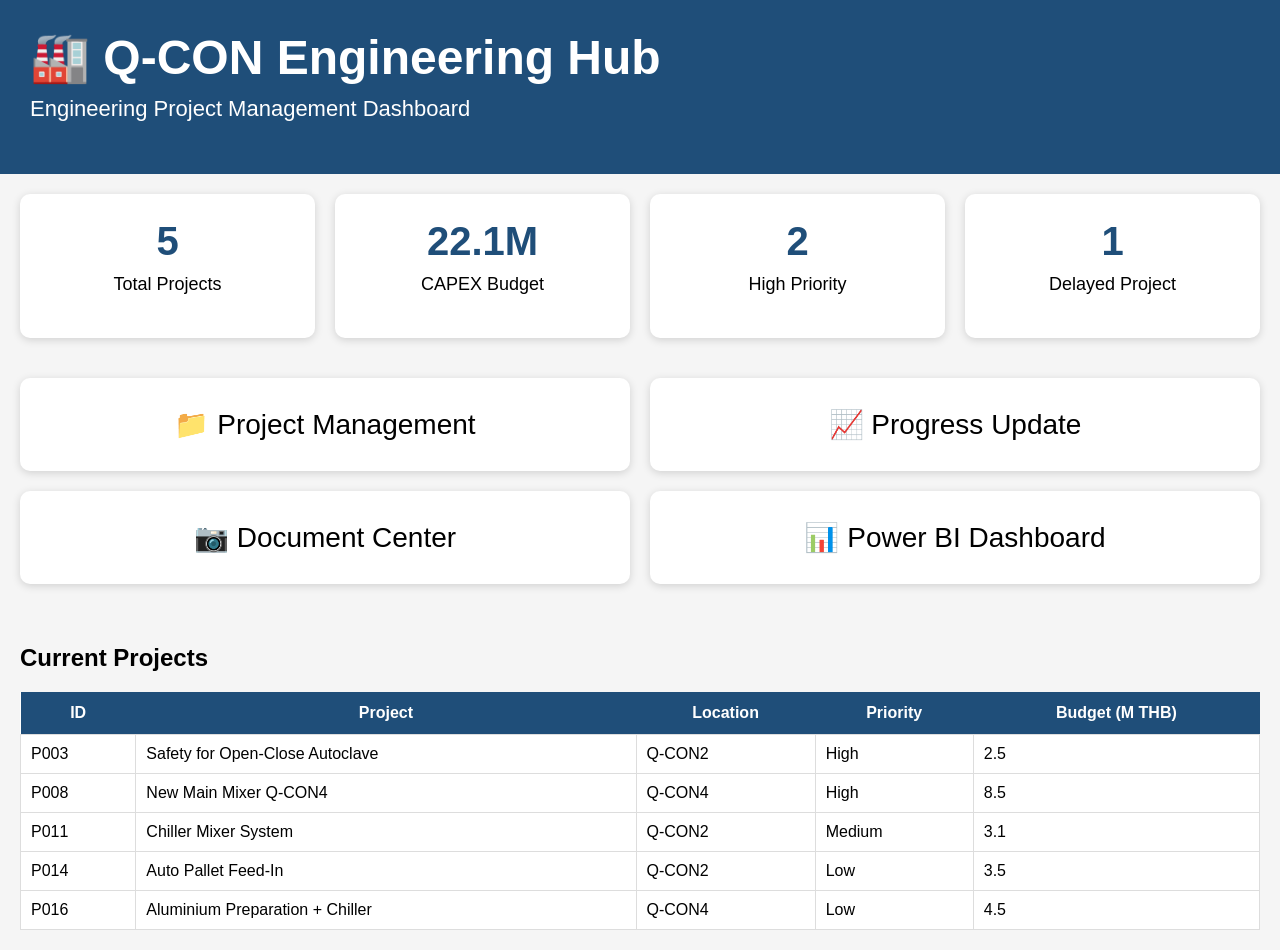
<file: index.html>
<!DOCTYPE html>
<html>

<head>

<title>Q-CON Engineering Hub</title>

<meta charset="UTF-8">

<style>

body{
    font-family:Arial;
    background:#f5f5f5;
    margin:0;
}

/* HEADER */

.header{

    background:#1f4e79;
    color:white;
    padding:30px;

}

.header h1{

    margin:0;
    font-size:48px;

}

.header p{

    margin-top:10px;
    font-size:22px;

}

/* KPI */

.kpi-container{

    display:grid;
    grid-template-columns:repeat(4,1fr);
    gap:20px;

    padding:20px;

}

.kpi-card{

    background:white;

    padding:25px;

    border-radius:10px;

    text-align:center;

    box-shadow:0 2px 8px rgba(0,0,0,.15);

}

.kpi-card h2{

    margin:0;

    font-size:40px;

    color:#1f4e79;

}

.kpi-card p{

    margin-top:10px;

    font-size:18px;

}

/* MENU */

.menu{

    display:grid;

    grid-template-columns:repeat(2,1fr);

    gap:20px;

    padding:20px;

}

.card{

    background:white;

    padding:30px;

    border-radius:10px;

    cursor:pointer;

    box-shadow:0 2px 8px rgba(0,0,0,.15);

    text-align:center;

    font-size:28px;

}

.card:hover{

    background:#e8f0fe;

}

/* TABLE */

.section{

    padding:20px;

}

table{

    width:100%;

    border-collapse:collapse;

    background:white;

}

th{

    background:#1f4e79;

    color:white;

    padding:12px;

}

td{

    padding:10px;

    border:1px solid #ddd;

}

</style>

</head>

<body>

<div class="header">

<h1>🏭 Q-CON Engineering Hub</h1>

<p>Engineering Project Management Dashboard</p>

</div>

<!-- KPI -->

<div class="kpi-container">

<div class="kpi-card">
<h2>5</h2>
<p>Total Projects</p>
</div>

<div class="kpi-card">
<h2>22.1M</h2>
<p>CAPEX Budget</p>
</div>

<div class="kpi-card">
<h2>2</h2>
<p>High Priority</p>
</div>

<div class="kpi-card">
<h2>1</h2>
<p>Delayed Project</p>
</div>

</div>

<!-- MENU -->

<div class="menu">

<div class="card" onclick="openProject()">
📁 Project Management
</div>

<div class="card" onclick="openProgress()">
📈 Progress Update
</div>

<div class="card" onclick="openDocuments()">
📷 Document Center
</div>

<div class="card" onclick="openDashboard()">
📊 Power BI Dashboard
</div>

</div>

<!-- PROJECT TABLE -->

<div class="section">

<h2>Current Projects</h2>

<table>

<tr>

<th>ID</th>
<th>Project</th>
<th>Location</th>
<th>Priority</th>
<th>Budget (M THB)</th>

</tr>

<tr>
<td>P003</td>
<td>Safety for Open-Close Autoclave</td>
<td>Q-CON2</td>
<td>High</td>
<td>2.5</td>
</tr>

<tr>
<td>P008</td>
<td>New Main Mixer Q-CON4</td>
<td>Q-CON4</td>
<td>High</td>
<td>8.5</td>
</tr>

<tr>
<td>P011</td>
<td>Chiller Mixer System</td>
<td>Q-CON2</td>
<td>Medium</td>
<td>3.1</td>
</tr>

<tr>
<td>P014</td>
<td>Auto Pallet Feed-In</td>
<td>Q-CON2</td>
<td>Low</td>
<td>3.5</td>
</tr>

<tr>
<td>P016</td>
<td>Aluminium Preparation + Chiller</td>
<td>Q-CON4</td>
<td>Low</td>
<td>4.5</td>
</tr>

</table>

</div>

<script src="script.js"></script>

</body>

</html>
</file>
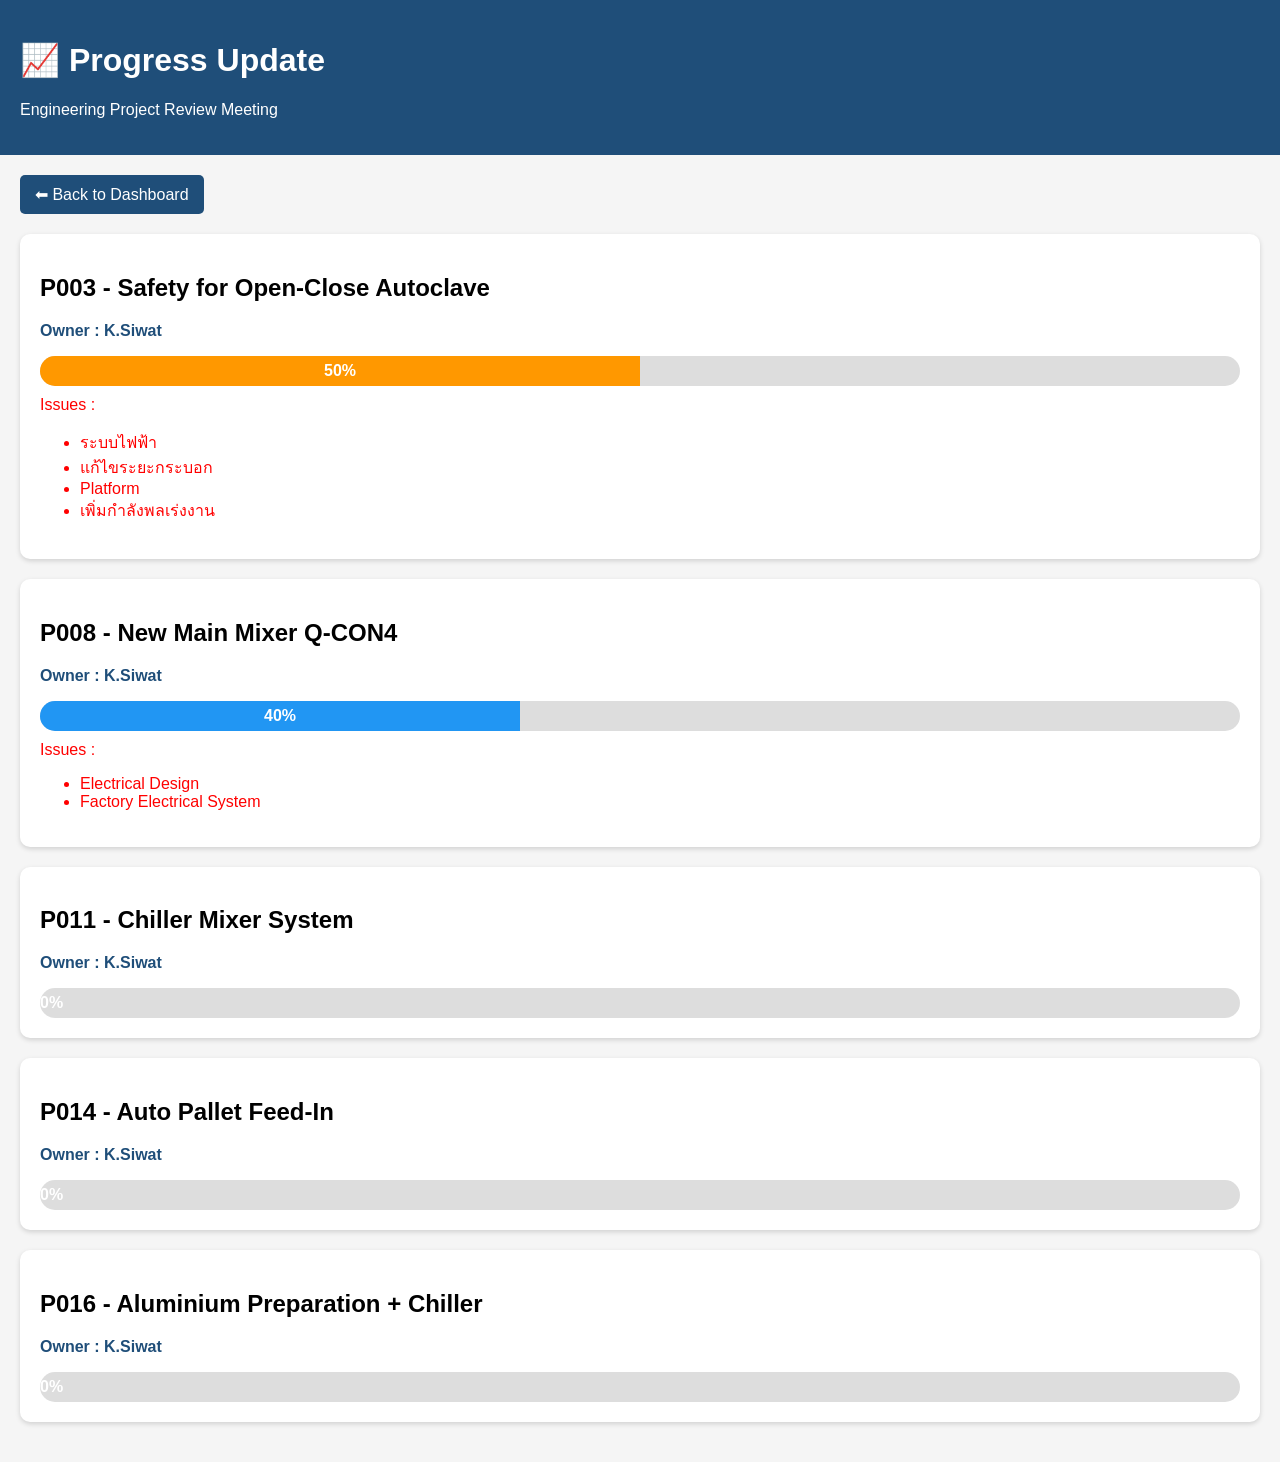
<file: pages/progress.html>
<!DOCTYPE html>
<html>

<head>

<meta charset="UTF-8">

<title>Progress Update</title>

<style>

body{
    font-family:Arial;
    background:#f5f5f5;
    margin:0;
}

.header{
    background:#1f4e79;
    color:white;
    padding:20px;
}

.container{
    padding:20px;
}

.back{
    display:inline-block;
    margin-bottom:20px;
    text-decoration:none;
    background:#1f4e79;
    color:white;
    padding:10px 15px;
    border-radius:5px;
}

.project-card{
    background:white;
    margin-bottom:20px;
    padding:20px;
    border-radius:10px;
    box-shadow:0 2px 5px rgba(0,0,0,0.15);
}

.progress-bar{
    width:100%;
    background:#ddd;
    border-radius:20px;
    overflow:hidden;
    margin-top:10px;
}

.progress{
    height:30px;
    text-align:center;
    color:white;
    line-height:30px;
    font-weight:bold;
}

.p50{
    width:50%;
    background:#ff9800;
}

.p40{
    width:40%;
    background:#2196f3;
}

.p0{
    width:0%;
    background:#4caf50;
}

.issue{
    color:red;
    margin-top:10px;
}

.owner{
    color:#1f4e79;
    font-weight:bold;
}

</style>

</head>

<body>

<div class="header">

<h1>📈 Progress Update</h1>

<p>Engineering Project Review Meeting</p>

</div>

<div class="container">

<a href="../index.html" class="back">
⬅ Back to Dashboard
</a>

<!-- P003 -->

<div class="project-card">

<h2>P003 - Safety for Open-Close Autoclave</h2>

<p class="owner">
Owner : K.Siwat
</p>

<div class="progress-bar">
<div class="progress p50">
50%
</div>
</div>

<div class="issue">

Issues :

<ul>
<li>ระบบไฟฟ้า</li>
<li>แก้ไขระยะกระบอก</li>
<li>Platform</li>
<li>เพิ่มกำลังพลเร่งงาน</li>
</ul>

</div>

</div>

<!-- P008 -->

<div class="project-card">

<h2>P008 - New Main Mixer Q-CON4</h2>

<p class="owner">
Owner : K.Siwat
</p>

<div class="progress-bar">
<div class="progress p40">
40%
</div>
</div>

<div class="issue">

Issues :

<ul>
<li>Electrical Design</li>
<li>Factory Electrical System</li>
</ul>

</div>

</div>

<!-- P011 -->

<div class="project-card">

<h2>P011 - Chiller Mixer System</h2>

<p class="owner">
Owner : K.Siwat
</p>

<div class="progress-bar">
<div class="progress p0">
0%
</div>
</div>

</div>

<!-- P014 -->

<div class="project-card">

<h2>P014 - Auto Pallet Feed-In</h2>

<p class="owner">
Owner : K.Siwat
</p>

<div class="progress-bar">
<div class="progress p0">
0%
</div>
</div>

</div>

<!-- P016 -->

<div class="project-card">

<h2>P016 - Aluminium Preparation + Chiller</h2>

<p class="owner">
Owner : K.Siwat
</p>

<div class="progress-bar">
<div class="progress p0">
0%
</div>
</div>

</div>

</div>

</body>

</html>
</file>
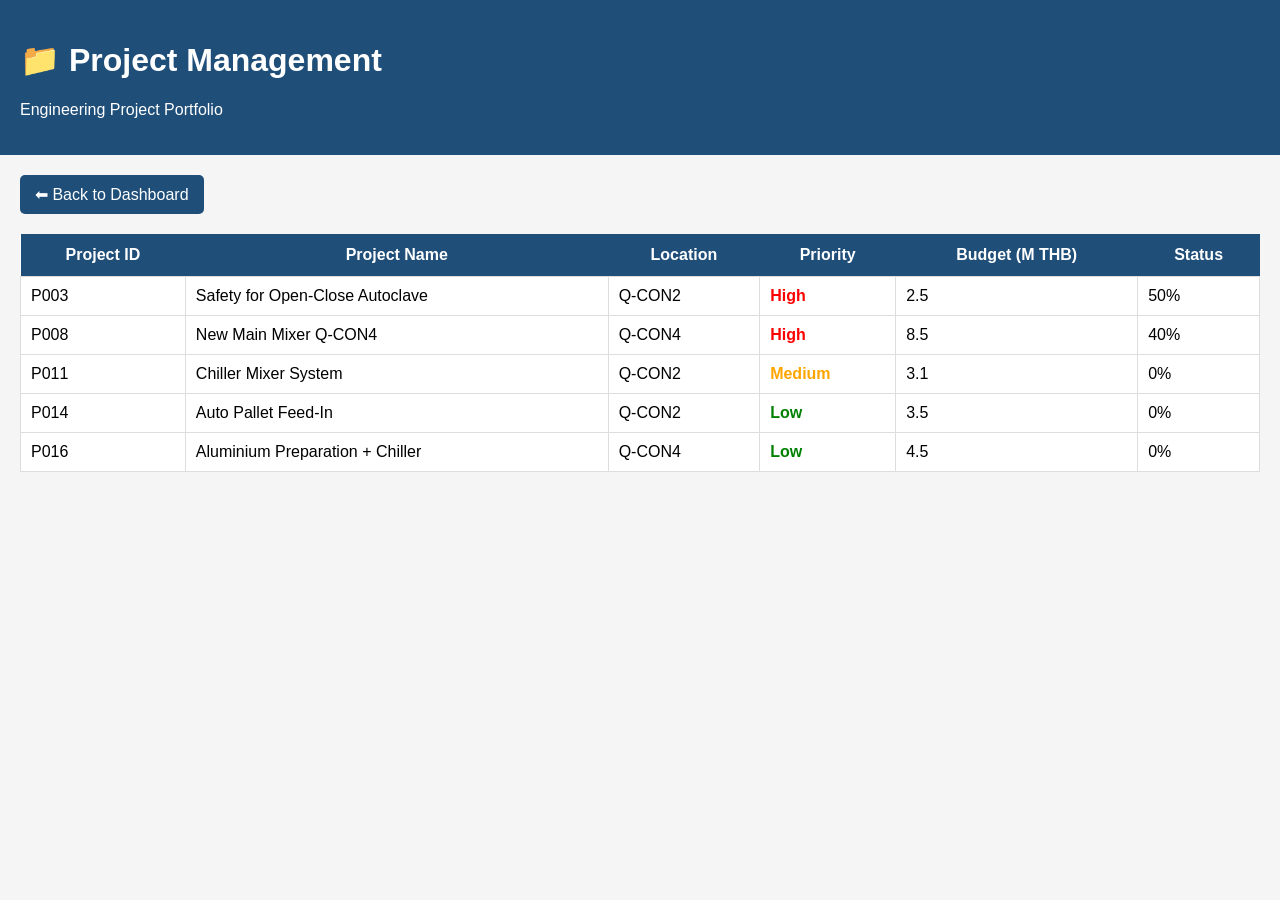
<file: pages/project.html>
<!DOCTYPE html>
<html>

<head>

<meta charset="UTF-8">

<title>Project Management</title>

<style>

body{
    font-family:Arial;
    background:#f5f5f5;
    margin:0;
}

.header{
    background:#1f4e79;
    color:white;
    padding:20px;
}

.container{
    padding:20px;
}

table{
    width:100%;
    border-collapse:collapse;
    background:white;
}

th{
    background:#1f4e79;
    color:white;
    padding:12px;
}

td{
    padding:10px;
    border:1px solid #ddd;
}

tr:hover{
    background:#f0f8ff;
}

.back{
    display:inline-block;
    margin-bottom:20px;
    text-decoration:none;
    background:#1f4e79;
    color:white;
    padding:10px 15px;
    border-radius:5px;
}

.high{
    color:red;
    font-weight:bold;
}

.medium{
    color:orange;
    font-weight:bold;
}

.low{
    color:green;
    font-weight:bold;
}

</style>

</head>

<body>

<div class="header">

<h1>📁 Project Management</h1>

<p>Engineering Project Portfolio</p>

</div>

<div class="container">

<a href="../index.html" class="back">
⬅ Back to Dashboard
</a>

<table>

<tr>
<th>Project ID</th>
<th>Project Name</th>
<th>Location</th>
<th>Priority</th>
<th>Budget (M THB)</th>
<th>Status</th>
</tr>

<tr>
<td>P003</td>
<td>Safety for Open-Close Autoclave</td>
<td>Q-CON2</td>
<td class="high">High</td>
<td>2.5</td>
<td>50%</td>
</tr>

<tr>
<td>P008</td>
<td>New Main Mixer Q-CON4</td>
<td>Q-CON4</td>
<td class="high">High</td>
<td>8.5</td>
<td>40%</td>
</tr>

<tr>
<td>P011</td>
<td>Chiller Mixer System</td>
<td>Q-CON2</td>
<td class="medium">Medium</td>
<td>3.1</td>
<td>0%</td>
</tr>

<tr>
<td>P014</td>
<td>Auto Pallet Feed-In</td>
<td>Q-CON2</td>
<td class="low">Low</td>
<td>3.5</td>
<td>0%</td>
</tr>

<tr>
<td>P016</td>
<td>Aluminium Preparation + Chiller</td>
<td>Q-CON4</td>
<td class="low">Low</td>
<td>4.5</td>
<td>0%</td>
</tr>

</table>

</div>

</body>

</html>
</file>
